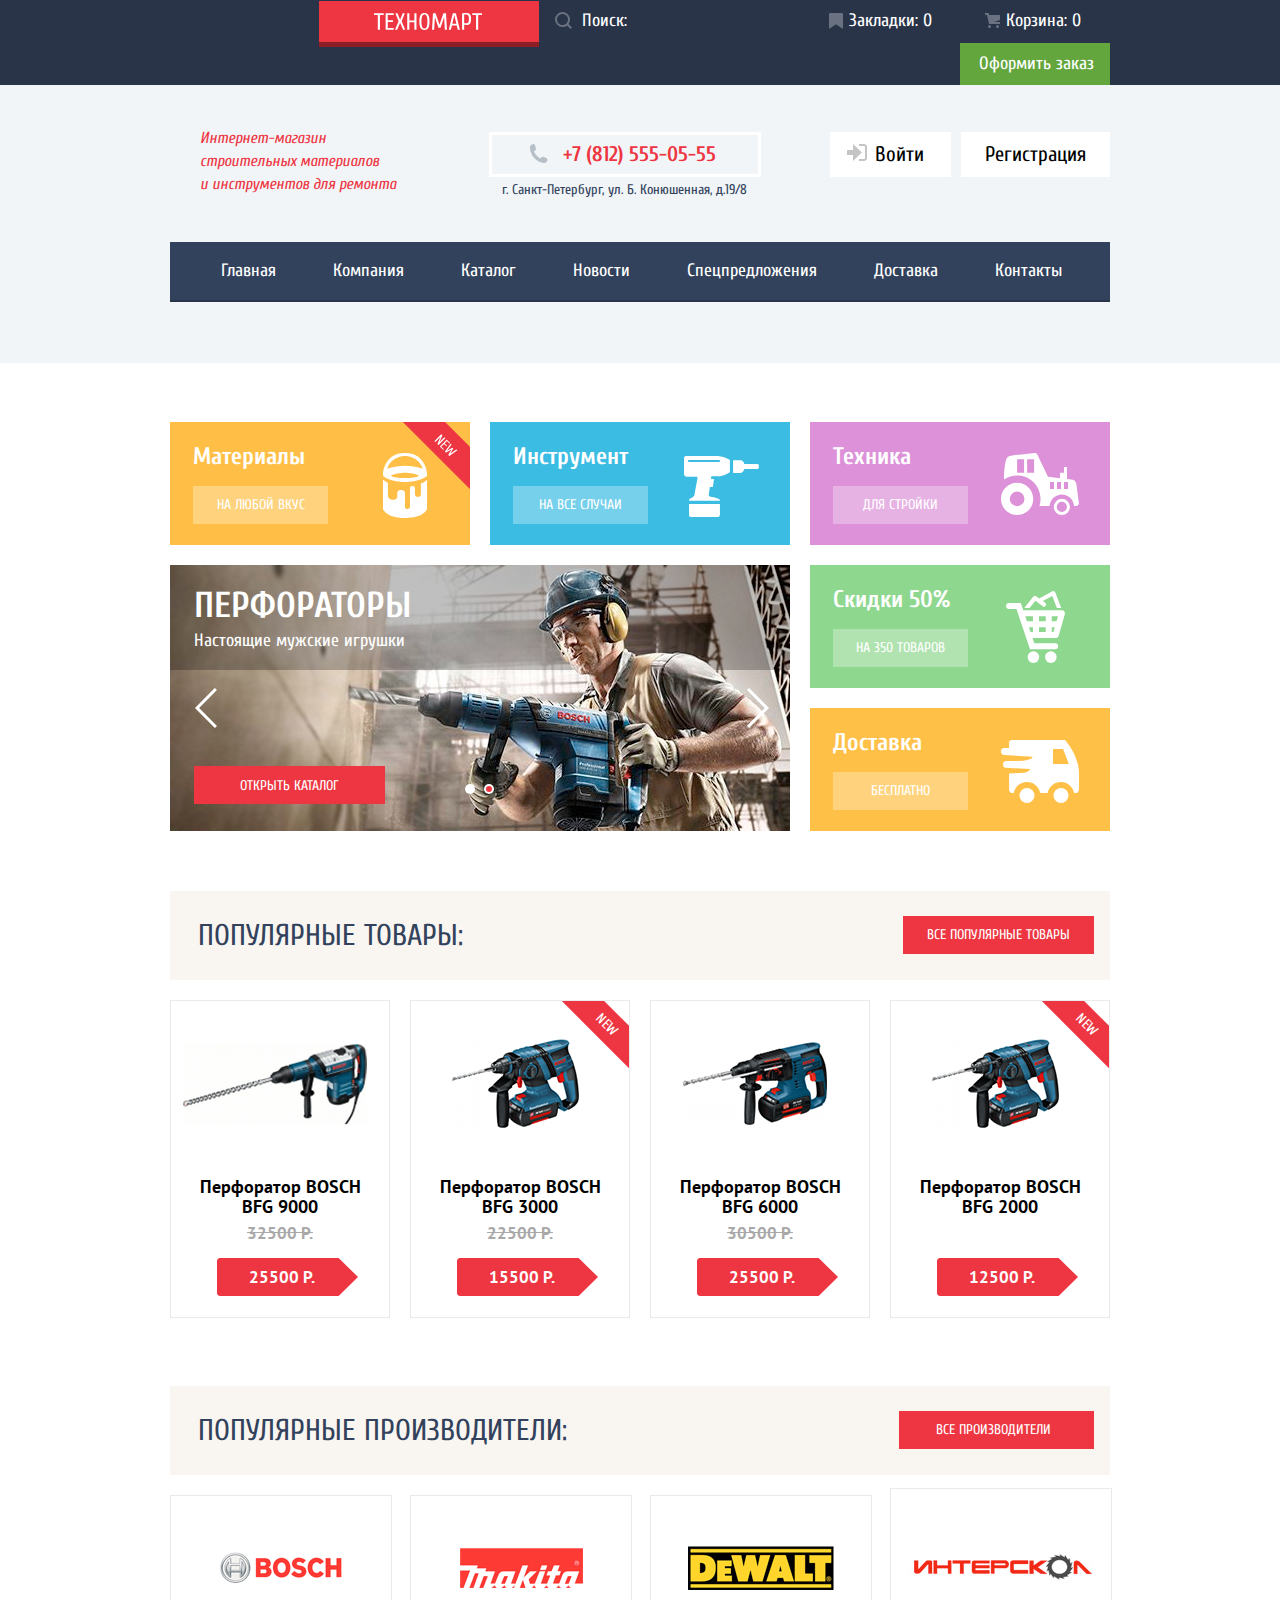
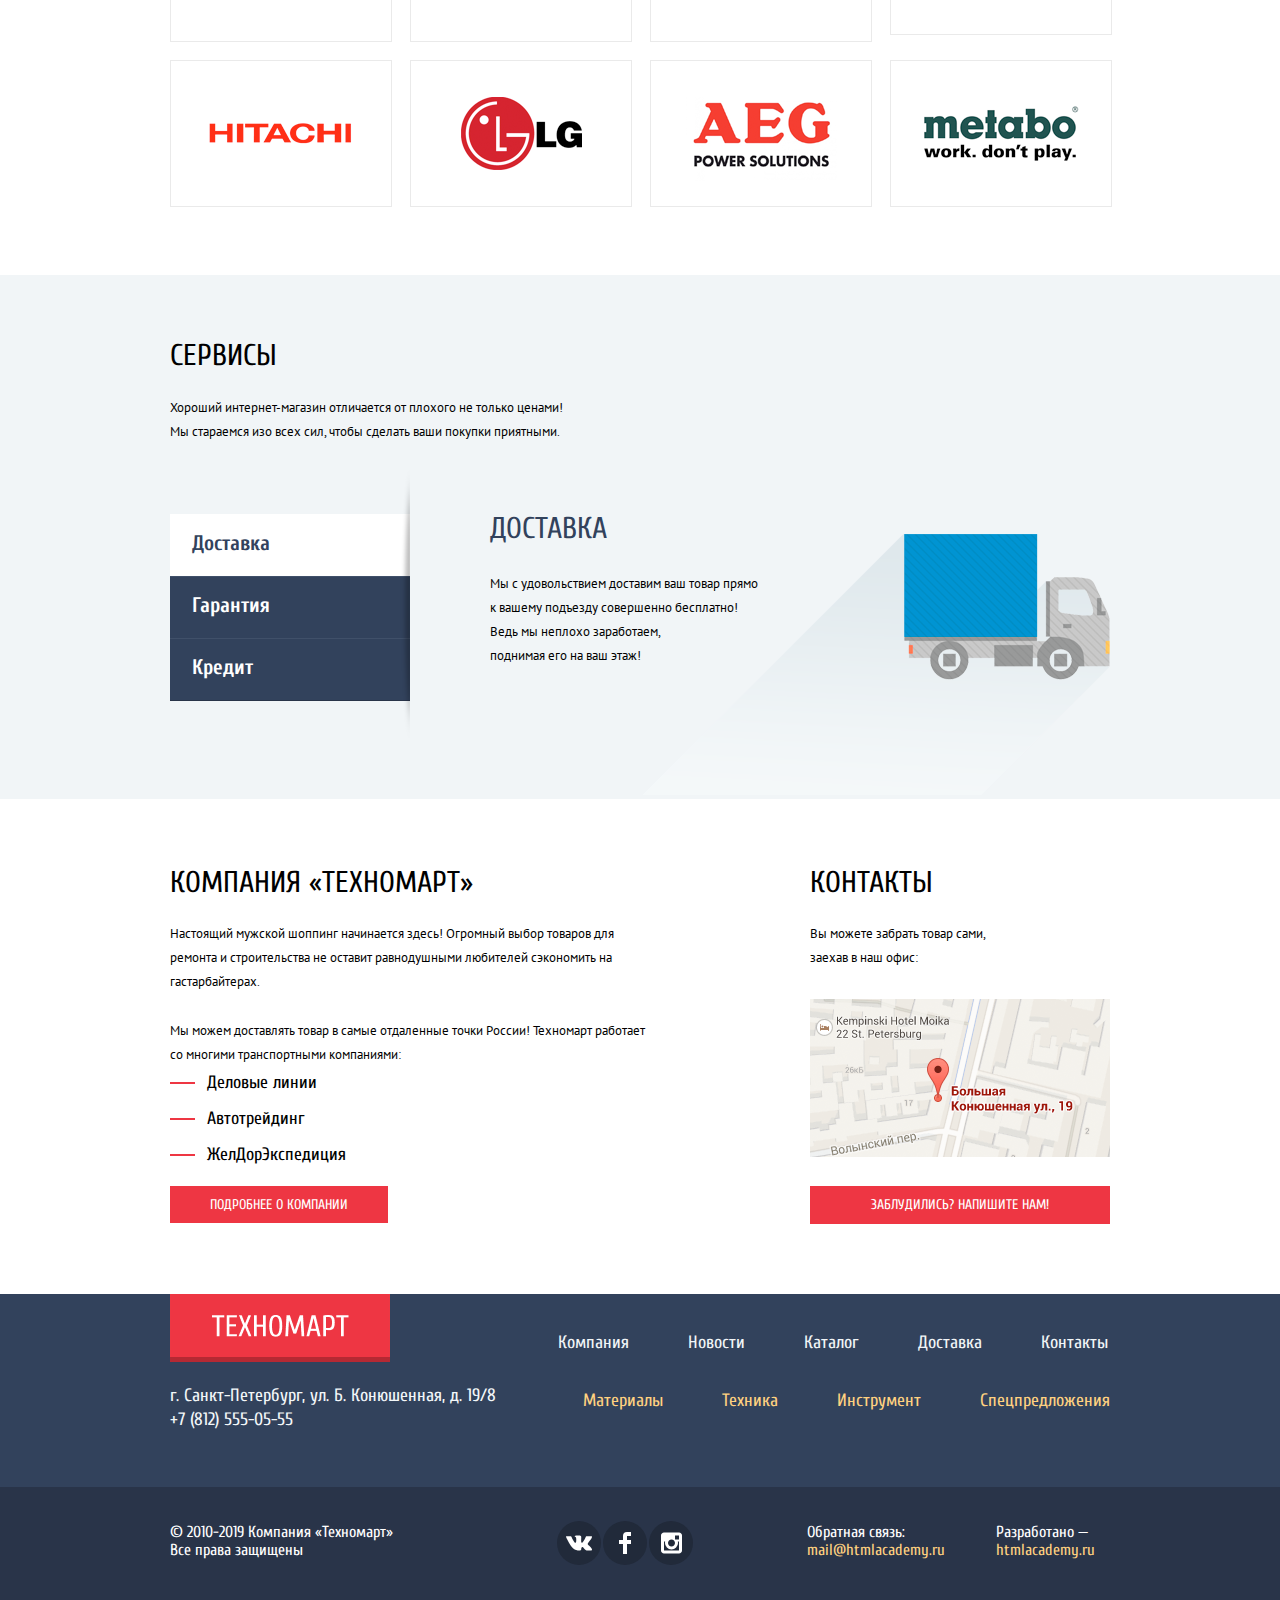
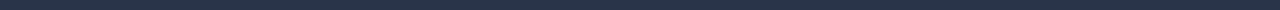
<file: index.html>
<!DOCTYPE html>
<html class="page" lang="ru">
    <head>
        <meta charset="utf-8" />
        <title>HTML Academy: Техномарт</title>
        <link href="https://fonts.googleapis.com/css2?family=Cuprum:ital,wght@0,400;0,700;1,400&display=swap" rel="stylesheet" />
        <link href="https://fonts.googleapis.com/css2?family=PT+Sans:wght@400;700&display=swap" rel="stylesheet" />
        <link href="css/normalize.css" rel="stylesheet" />
        <link href="css/style.min.css" rel="stylesheet" />
    </head>
    <body class="page-body">
        <header class="main-header">
            <div class="header-top">
                <div class="container">
                    <a class="main-header-logo">
                        <img src="img/logo-technomart.svg" alt="«Техномарт»" width="108" height="18" />
                    </a>

                    <form action="https://echo.htmlacademy.ru" method="get">
                        <label for="search" class="visually-hidden">Поиск:</label>
                        <input type="search" name="search" id="search" placeholder="Поиск:" class="header-search" />
                        <button type="submit" class="search-button">
                            <svg xmlns="http://www.w3.org/2000/svg" width="17" height="17" viewBox="0 0 17 17" class="icon-search">
                                <path
                                    fill="currentColor"
                                    d="M17 15.586l-3.542-3.542A7.465 7.465 0 0 0 15 7.5 7.5 7.5 0 1 0 7.5 15c1.71 0 3.282-.579 4.544-1.542L15.586 17 17 15.586zM2 7.5C2 4.467 4.467 2 7.5 2 10.532 2 13 4.467 13 7.5c0 3.032-2.468 5.5-5.5 5.5A5.506 5.506 0 0 1 2 7.5z"
                                />
                            </svg>
                        </button>
                    </form>

                    <a href="#" class="bookmarks">
                        <svg xmlns="http://www.w3.org/2000/svg" width="14" height="16" viewBox="0 0 14 16" class="icon-bookmarks">
                            <path fill="#ffffff" d="M14 15c0 .55-.368.741-.818.426l-5.363-3.765c-.45-.315-1.187-.315-1.637 0L.818 15.426C.368 15.741 0 15.55 0 15V1c0-.55.45-1 1-1h12c.55 0 1 .45 1 1v14z" />
                        </svg>
                        Закладки: 0
                    </a>
                    <a href="#" class="cart">
                        <svg xmlns="http://www.w3.org/2000/svg" width="15" height="15" viewBox="0 0 15 15" class="icon-cart">
                            <circle fill="#ffffff" cx="4.5" cy="13.5" r="1.5" />
                            <circle fill="#ffffff" cx="12.5" cy="13.5" r="1.5" />
                            <path fill="#ffffff" d="M15 2H4.07l-.422-2H0v2h2.031l1.985 9H15V9H9.441L15 6.951z" />
                        </svg>
                        Корзина: 0
                    </a>
                    <a class="order" href="#">
                        Оформить заказ
                    </a>
                </div>
            </div>

            <div class="header-bottom-wrapper">
                <div class="header-bottom container">
                    <p class="header-about">Интернет-магазин строительных материалов и&nbsp;инструментов для ремонта</p>

                    <div class="header-info">
                        <div class="tel-wrapper">
                            <a href="tel:+78125550555" class="header-tel">
                                +7 (812) 555-05-55
                            </a>
                        </div>
                        <span class="header-address">г. Санкт-Петербург, ул. Б. Конюшенная, д.19/8</span>
                    </div>

                    <div class="user-navigation">
                        <a href="#" class="link-enter">
                            <svg class="icon-enter" xmlns="http://www.w3.org/2000/svg" width="20" height="17" viewBox="0 0 20 17">
                                <path fill="var(--catalog-grey-dark)" d="M14.875 8.5L6 0v6H0v5h6v6z" />
                                <path
                                    fill="var(--catalog-grey-dark)"
                                    d="M16.986 15.01h-5.027V17h5.027c2.178 0 3.004-1.81 3.029-3.026V3.028C19.99 1.811 19.164 0 16.986 0h-5.027v1.99h5.027c.839 0 .992.681 1.01 1.057v10.904c-.017.376-.171 1.059-1.01 1.059z"
                                />
                            </svg>
                            Войти
                        </a>
                        <a href="#">Регистрация</a>
                    </div>
                </div>

                <nav>
                    <div class="main-navigation-wrapper container">
                        <ul class="main-navigation">
                            <li><a href="index.html">Главная</a></li>
                            <li><a href="#">Компания</a></li>
                            <li><a href="catalog.html">Каталог</a></li>
                            <li><a href="#">Новости</a></li>
                            <li><a href="#">Спецпредложения</a></li>
                            <li><a href="#">Доставка</a></li>
                            <li><a href="#">Контакты</a></li>
                        </ul>
                    </div>
                </nav>
            </div>
        </header>

        <main class="page-index">
            <div class="container">
                <h1 class="visually-hidden">Техномарт</h1>

                <section class="promo-block">
                    <div class="promo-wrapper">
                        <ul class="promo-catalog">
                            <li>
                                <div class="promo-materials promo-wrapper-item">
                                    <h3 class="promo-title">Материалы</h3>
                                    <a href="#" class="promo-button">На любой вкус</a>
                                </div>
                            </li>

                            <li>
                                <div class="promo-tools promo-wrapper-item">
                                    <h3 class="promo-title">Инструмент</h3>
                                    <a href="#" class="promo-button">На все случаи</a>
                                </div>
                            </li>

                            <li>
                                <div class="promo-technic promo-wrapper-item">
                                    <h3 class="promo-title">Техника</h3>
                                    <a href="#" class="promo-button">Для стройки</a>
                                </div>
                            </li>
                        </ul>

                        <ul class="promo-special">
                            <li>
                                <div class="promo-discounts promo-wrapper-item">
                                    <h3 class="promo-title">Скидки 50%</h3>
                                    <a href="#" class="promo-button">На 350 товаров</a>
                                </div>
                            </li>

                            <li>
                                <div class="promo-delivery promo-wrapper-item">
                                    <h3 class="promo-title">Доставка</h3>
                                    <a href="#" class="promo-button">Бесплатно</a>
                                </div>
                            </li>
                        </ul>

                        <ul class="promo-item">
                            <li>
                                <div class="promo-punches">
                                    <h3 class="promo-item-title">Перфораторы</h3>
                                    <p class="promo-item-description">Настоящие мужские игрушки</p>

                                    <button type="button" class="promo-button-left"><img src="img/icon-left.svg" alt="Листать влево" width="22" height="40" /></button>
                                    <button type="button" class="promo-button-right"><img src="img/icon-right.svg" alt="Листать вправо" width="22" height="40" /></button>

                                    <a href="catalog.html" class="button">Открыть каталог</a>

                                    <div class="slider-buttons">
                                        <button type="button" class="slider-button slider-button-off" aria-label="Листать влево"></button>
                                        <button type="button" class="slider-button slider-button-on" aria-label="Листать вправо"></button>
                                    </div>
                                </div>
                            </li>

                            <li>
                                <div class="promo-drills">
                                    <h3 class="promo-item-title">Дрели</h3>
                                    <p class="promo-item-description">Соседям на радость</p>

                                    <button type="button" class="promo-button-left"><img src="img/icon-left.svg" alt="Листать влево" width="22" height="40" /></button>
                                    <button type="button" class="promo-button-right"><img src="img/icon-right.svg" alt="Листать вправо" width="22" height="40" /></button>

                                    <a href="catalog.html" class="button">Открыть каталог</a>
                                    <div class="slider-buttons">
                                        <button type="button" class="slider-button slider-button-off" aria-label="Листать влево"></button>
                                        <button type="button" class="slider-button slider-button-on" aria-label="Листать вправо"></button>
                                    </div>
                                </div>
                            </li>
                        </ul>
                    </div>
                </section>

                <section class="popular-items">
                    <div class="section-wrapper popular-product">
                        <h2 class="page-title special-title">Популярные товары:</h2>

                        <a href="#" class="button">Все популярные товары</a>
                    </div>

                    <ul class="catalog-list">
                        <li>
                            <article class="catalog-item" tabindex="0">
                                <div class="catalog-item-buttons" tabindex="0">
                                    <a href="#" class="hidden-button catalog-get">Купить</a>
                                    <a href="#" class="hidden-button catalog-bookmarks">В закладки</a>
                                </div>
                                <a href="#" class="catalog-item-link">
                                    <h3>
                                        Перфоратор BOSCH BFG 9000
                                    </h3>
                                    <p class="catalog-item-image">
                                        <img src="img/bosch1.png" alt="Перфоратор BOSCH BFG 9000" width="184" height="164" />
                                    </p>
                                </a>
                                <p class="catalog-item-price">32500 Р.</p>
                                <p class="catalog-item-sell-price">25500 Р.</p>
                            </article>
                        </li>
                        <li>
                            <article class="catalog-item new-item" tabindex="0">
                                <div class="catalog-item-buttons" tabindex="0">
                                    <a href="#" class="hidden-button catalog-get">Купить</a>
                                    <a href="#" class="hidden-button catalog-bookmarks">В закладки</a>
                                </div>
                                <a href="#" class="catalog-item-link">
                                    <h3>
                                        Перфоратор BOSCH BFG 3000
                                    </h3>
                                    <p class="catalog-item-image">
                                        <img src="img/bosch2.png" alt="Перфоратор BOSCH BFG 3000" width="127" height="112" />
                                    </p>
                                </a>
                                <p class="catalog-item-price">22500 Р.</p>
                                <p class="catalog-item-sell-price">15500 Р.</p>
                            </article>
                        </li>
                        <li>
                            <article class="catalog-item" tabindex="0">
                                <div class="catalog-item-buttons" tabindex="0">
                                    <a href="#" class="hidden-button catalog-get">Купить</a>
                                    <a href="#" class="hidden-button catalog-bookmarks">В закладки</a>
                                </div>
                                <a href="#" class="catalog-item-link">
                                    <h3>
                                        Перфоратор BOSCH BFG 6000
                                    </h3>
                                    <p class="catalog-item-image">
                                        <img src="img/bosch3.png" alt="Перфоратор BOSCH BFG 6000" width="144" height="128" />
                                    </p>
                                </a>
                                <p class="catalog-item-price">30500 Р.</p>
                                <p class="catalog-item-sell-price">25500 Р.</p>
                            </article>
                        </li>
                        <li>
                            <article class="catalog-item new-item" tabindex="0">
                                <div class="catalog-item-buttons" tabindex="0">
                                    <a href="#" class="hidden-button catalog-get">Купить</a>
                                    <a href="#" class="hidden-button catalog-bookmarks">В закладки</a>
                                </div>
                                <a href="#" class="catalog-item-link">
                                    <h3>
                                        Перфоратор BOSCH BFG 2000
                                    </h3>
                                    <p class="catalog-item-image">
                                        <img src="img/bosch2.png" alt="Перфоратор BOSCH BFG 2000" width="127" height="117" />
                                    </p>
                                </a>
                                <p class="catalog-item-price"></p>
                                <p class="catalog-item-sell-price">12500 Р.</p>
                            </article>
                        </li>
                    </ul>
                </section>

                <section class="chapter-popular-manufacturer">
                    <div class="section-wrapper popular-manufacturer">
                        <h2 class="page-title special-title">Популярные производители:</h2>

                        <a href="#" class="button">Все производители</a>
                    </div>
                    <ul class="manufacturer">
                        <li>
                            <a href="#" class="manufacturer-list">
                                <img src="img/logo-bosch.png" alt="BOSCH" width="126" height="37" />
                            </a>
                        </li>
                        <li>
                            <a href="#" class="manufacturer-list">
                                <img src="img/logo-makita.png" alt="Makita" width="123" height="40" />
                            </a>
                        </li>
                        <li>
                            <a href="#" class="manufacturer-list">
                                <img src="img/logo-dewalt.png" alt="DeWALT" width="146" height="44" />
                            </a>
                        </li>
                        <li>
                            <a href="#" class="manufacturer-list special-manufacturer">
                                <img src="img/logo-interskol.png" alt="Интерскол" width="200" height="88" />
                            </a>
                        </li>
                        <li>
                            <a href="#" class="manufacturer-list">
                                <img src="img/logo-hitachi.png" alt="HITACHI" width="169" height="31" />
                            </a>
                        </li>
                        <li>
                            <a href="#" class="manufacturer-list">
                                <img src="img/logo-lg.png" alt="LG" width="121" height="73" />
                            </a>
                        </li>
                        <li>
                            <a href="#" class="manufacturer-list">
                                <img src="img/logo-aeg.png" alt="AEG" width="151" height="96" />
                            </a>
                        </li>
                        <li>
                            <a href="#" class="manufacturer-list">
                                <img src="img/logo-metabo.png" alt="METABO" width="204" height="69" />
                            </a>
                        </li>
                    </ul>
                </section>
            </div>
            <section class="services">
                <div class="container">
                    <h2 class="page-title">Сервисы</h2>

                    <p>Хороший интернет-магазин отличается от плохого не только ценами! Мы&nbsp;стараемся изо всех сил, чтобы сделать ваши покупки приятными.</p>

                    <div class="services-wrapper">
                        <ul class="services-list">
                            <li>
                                <a href="#" class="services-delivery services-button">Доставка</a>
                            </li>
                            <li>
                                <a href="#" class="services-guarantee services-button">Гарантия</a>
                            </li>
                            <li>
                                <a href="#" class="services-credit services-button">Кредит</a>
                            </li>
                        </ul>

                        <ul class="services-list-description">
                            <li class="delivery">
                                <h3 class="page-title special-title">Доставка</h3>
                                <p class="services-delivery-description">
                                    Мы с удовольствием доставим ваш товар прямо к&nbsp;вашему подъезду совершенно бесплатно!<br />
                                    Ведь мы неплохо заработаем,<br />
                                    поднимая его на ваш этаж!
                                </p>
                            </li>

                            <li class="guarantee">
                                <h3 class="page-title special-title">Гарантия</h3>
                                <p class="services-guarantee-description">
                                    Если купленный у нас товар поломается или заискрит, а также в случае пожара, спровоцированного его возгоранием, вы всегда можете быть уверены в нашей гарантии. Мы обменяем сгоревший товар на новый. Дом уж
                                    восстановите как-нибудь сами.
                                </p>
                            </li>

                            <li class="credit">
                                <h3 class="page-title special-title services-title">Кредит</h3>
                                <p class="services-credit-description">Если купленный у нас товар поломается или заискрит, а также в случае пожара, спровоцированного его</p>
                                <a href="#" class="button">Отправить заявку</a>
                            </li>
                        </ul>
                    </div>
                </div>
            </section>

            <div class="index-column container">
                <section class="about-us">
                    <h2 class="page-title">Компания «Техномарт»</h2>

                    <p>Настоящий мужской шоппинг начинается здесь! Огромный выбор товаров для ремонта и строительства не оставит равнодушными любителей сэкономить на гастарбайтерах.</p>

                    <p>
                        Мы можем доставлять товар в самые отдаленные точки России! Техномарт&nbsp;работает со многими транспортными компаниями:
                    </p>

                    <ul class="transport">
                        <li>Деловые линии</li>
                        <li>Автотрейдинг</li>
                        <li>ЖелДорЭкспедиция</li>
                    </ul>

                    <a href="#" class="button">Подробнее о компании</a>
                </section>

                <section class="contacts">
                    <h2 class="page-title">Контакты</h2>

                    <p>Вы можете забрать товар сами, заехав в наш офис:</p>

                    <figure>
                        <a href="https://yandex.ru/maps/-/CCQl4XcYdC">
                            <img src="img/map.png" alt="Карта" width="300" height="158" />
                        </a>
                    </figure>

                    <a href="#" class="button feedback-button">Заблудились? Напишите нам!</a>
                </section>
            </div>
        </main>

        <footer class="page-footer">
            <div class="footer-top">
                <div class="container">
                    <div class="footer-top-wrapper">
                        <div class="logo-wrapper-footer"></div>
                        <p>
                            г. Санкт-Петербург, ул. Б. Конюшенная, д. 19/8
                            <a class="footer-tel" href="tel:+78125550555">+7&nbsp;(812)&nbsp;555-05-55</a>
                        </p>
                    </div>

                    <div>
                        <ul class="footer-navigation navigation">
                            <li><a href="#">Компания</a></li>
                            <li><a href="#">Новости</a></li>
                            <li><a href="catalog.html">Каталог</a></li>
                            <li><a href="#">Доставка</a></li>
                            <li><a href="#">Контакты</a></li>
                        </ul>

                        <ul class="special-navigation navigation">
                            <li><a href="#">Материалы</a></li>
                            <li><a href="#">Техника</a></li>
                            <li><a href="#">Инструмент</a></li>
                            <li><a href="#">Спецпредложения</a></li>
                        </ul>
                    </div>
                </div>
            </div>

            <div class="footer-bottom">
                <div class="container">
                    <p class="copyright">
                        &copy; 2010-2019 Компания «Техномарт» Все&nbsp;права&nbsp;защищены
                    </p>

                    <section class="social">
                        <h4 class="visually-hidden">Социальные сети</h4>

                        <ul class="footer-social">
                            <li>
                                <a href="#" class="vk">
                                    <span class="visually-hidden">В Контакте</span>
                                    <img src="img/icon-vk.svg" alt="В контакте" width="26" height="15" />
                                </a>
                            </li>
                            <li>
                                <a href="#" class="fb">
                                    <span class="visually-hidden">Фейсбук</span>
                                    <img src="img/icon-fb.svg" alt="Фейсбук" width="12" height="22" />
                                </a>
                            </li>
                            <li>
                                <a href="#" class="insta">
                                    <span class="visually-hidden">Инстаграм</span>
                                    <img src="img/icon-insta.svg" alt="Инстаграм" width="21" height="21" />
                                </a>
                            </li>
                        </ul>
                    </section>

                    <ul class="develop">
                        <li>
                            Обратная связь:<br />
                            <a class="footer-academy" href="mailto:mail@htmlacademy.ru">mail@htmlacademy.ru</a>
                        </li>

                        <li>
                            Разработано &mdash;<br />
                            <a class="footer-academy" href="https://htmlacademy.ru/intensive/htmlcss">htmlacademy.ru</a>
                        </li>
                    </ul>
                </div>
            </div>
        </footer>

        <section class="feedback">
            <h2 class="visually-hidden">Форма обратной связи</h2>
            <form action="https://echo.htmlacademy.ru" method="post" class="feedback-form">
                <div class="form-wrapper">
                    <p>
                        <label for="name">Ваше имя:</label>
                        <input type="text" id="name" placeholder="Имя Фамилия" class="feedback-user-name" />
                    </p>

                    <p>
                        <label for="email">Ваш e-mail:</label>
                        <input type="text" id="email" placeholder="email@example.com" class="feedback-user-email" />
                    </p>
                </div>

                <p>
                    <label for="feedback-text" class="feedback-label">Текст письма:</label>
                    <textarea rows="5" placeholder="В свободной форме" class="feedback-text" id="feedback-text"></textarea>
                </p>
                <div class="feedback-wrapper">
                    <button type="submit">Отправить</button>
                </div>
            </form>
            <button class="modal-close" type="button" aria-label="Закрыть"></button>
        </section>

        <section class="map">
            <h2 class="visually-hidden">Как до нас добраться</h2>

            <iframe class="modal-map" src="https://yandex.ru/map-widget/v1/?um=constructor%3Ad555c77f15a37997e2a875f95a0a445cad987e8773f82390fb166a60829fc0d5&amp;source=constructor" width="943" height="449"></iframe>
            <button class="modal-close" type="button" aria-label="Закрыть"></button>
        </section>

        <section class="popup-cart">
            <h2 class="visually-hidden">Корзина</h2>
            <p>Товар добавлен в корзину!</p>
            <div class="popup-cart-wrapper">
                <a href="#" class="popup-cart-button popup-cart-button-order">Оформить заказ</a>
                <a href="#" class="popup-cart-button popup-cart-button-buy">Продолжить покупки</a>
            </div>
            <button class="modal-close" type="button" aria-label="Закрыть"></button>
        </section>

        <script src="js/feedback.min.js"></script>
        <script src="js/cart.min.js"></script>
    </body>
</html>
</file>
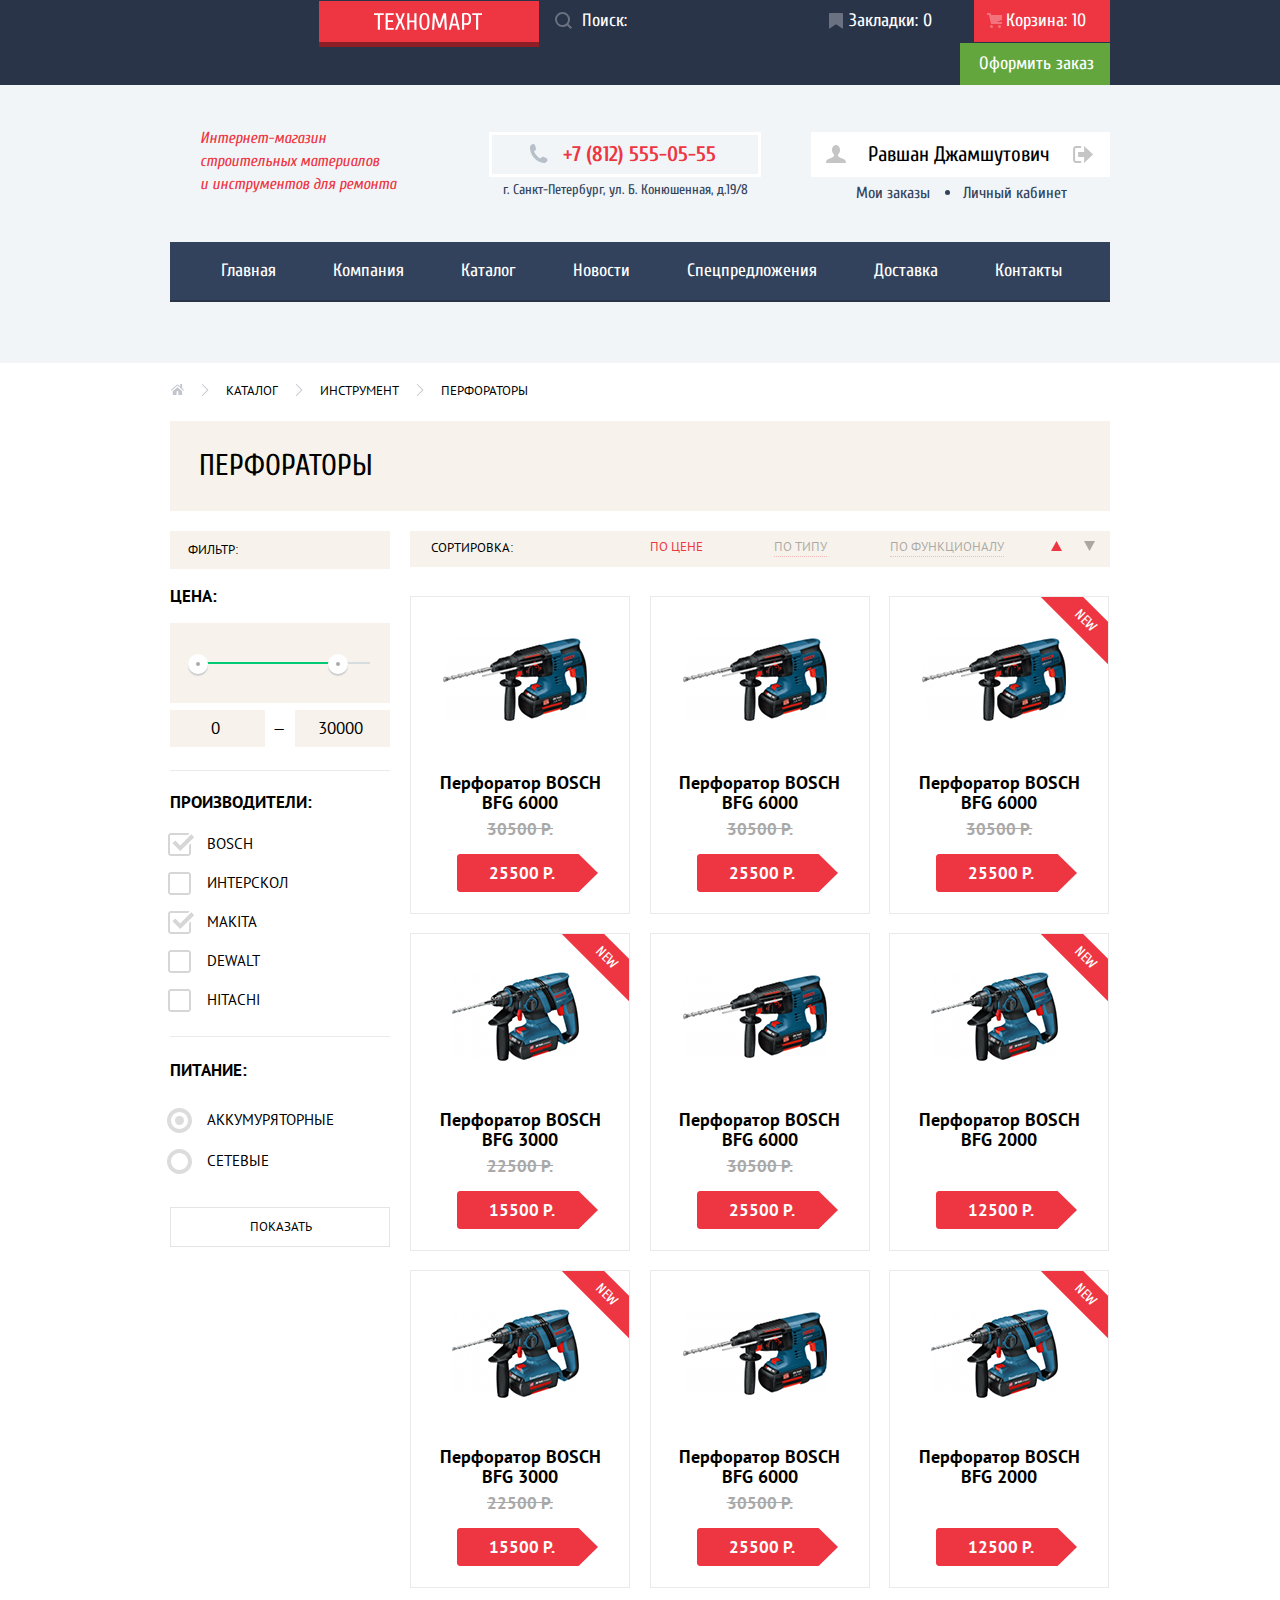
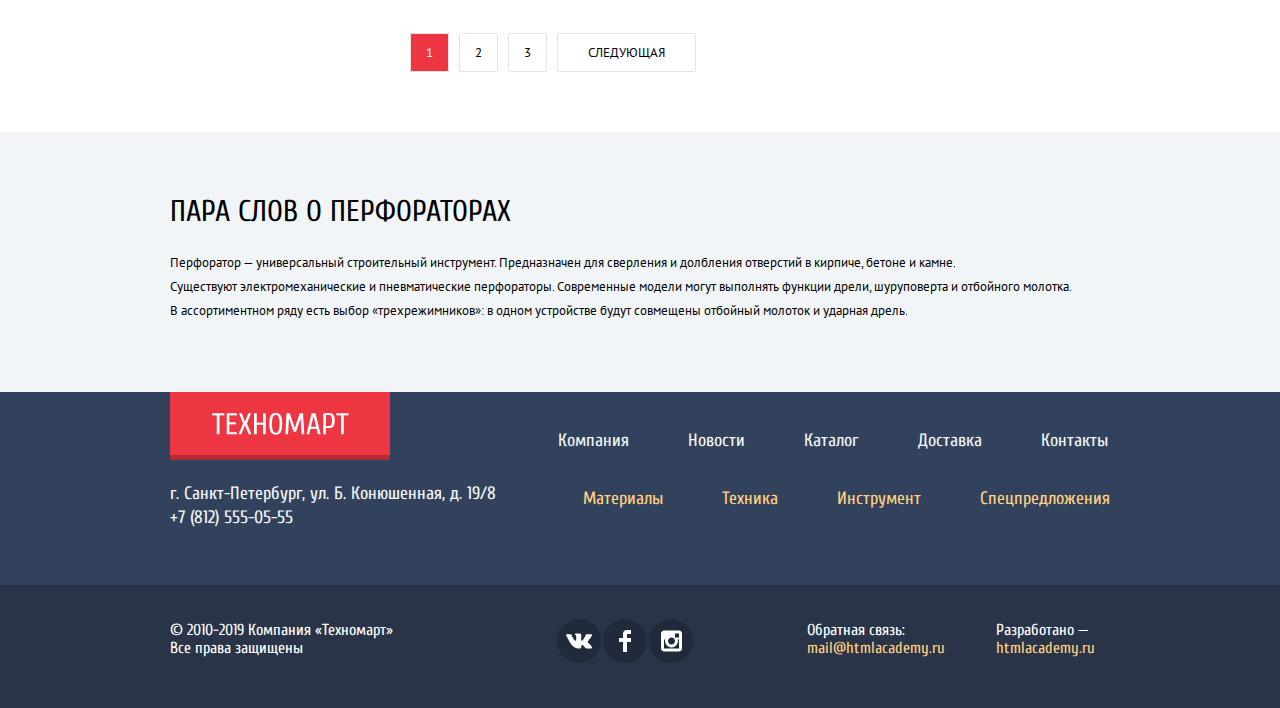
<file: catalog.html>
<!DOCTYPE html>
<html lang="ru">
    <head>
        <meta charset="utf-8" />
        <title>HTML Academy: Техномарт</title>
        <link href="https://fonts.googleapis.com/css2?family=Cuprum:ital,wght@0,400;0,700;1,400&display=swap" rel="stylesheet" />
        <link href="https://fonts.googleapis.com/css2?family=PT+Sans:wght@400;700&display=swap" rel="stylesheet" />
        <link href="css/normalize.css" rel="stylesheet" />
        <link href="css/style.min.css" rel="stylesheet" />
    </head>
    <body class="page-body">
        <header class="main-header">
            <div class="header-top">
                <div class="container">
                    <a href="index.html" class="main-header-logo">
                        <img src="img/logo-technomart.svg" alt="«Техномарт»" width="108" height="18" />
                    </a>

                    <form action="https://echo.htmlacademy.ru" method="get">
                        <label for="search" class="visually-hidden">Поиск:</label>
                        <input type="search" name="search" id="search" placeholder="Поиск:" class="header-search" />
                        <button type="submit" class="search-button">
                            <svg xmlns="http://www.w3.org/2000/svg" width="17" height="17" viewBox="0 0 17 17" class="icon-search">
                                <path
                                    fill="currentColor"
                                    d="M17 15.586l-3.542-3.542A7.465 7.465 0 0 0 15 7.5 7.5 7.5 0 1 0 7.5 15c1.71 0 3.282-.579 4.544-1.542L15.586 17 17 15.586zM2 7.5C2 4.467 4.467 2 7.5 2 10.532 2 13 4.467 13 7.5c0 3.032-2.468 5.5-5.5 5.5A5.506 5.506 0 0 1 2 7.5z"
                                />
                            </svg>
                        </button>
                    </form>

                    <a href="#" class="bookmarks">
                        <svg xmlns="http://www.w3.org/2000/svg" width="14" height="16" viewBox="0 0 14 16" class="icon-bookmarks">
                            <path fill="#ffffff" d="M14 15c0 .55-.368.741-.818.426l-5.363-3.765c-.45-.315-1.187-.315-1.637 0L.818 15.426C.368 15.741 0 15.55 0 15V1c0-.55.45-1 1-1h12c.55 0 1 .45 1 1v14z" />
                        </svg>
                        Закладки: 0
                    </a>
                    <a href="#" class="cart cart-catalog">
                        <svg xmlns="http://www.w3.org/2000/svg" width="15" height="15" viewBox="0 0 15 15" class="icon-cart">
                            <circle fill="#ffffff" cx="4.5" cy="13.5" r="1.5" />
                            <circle fill="#ffffff" cx="12.5" cy="13.5" r="1.5" />
                            <path fill="#ffffff" d="M15 2H4.07l-.422-2H0v2h2.031l1.985 9H15V9H9.441L15 6.951z" />
                        </svg>
                        Корзина: 10
                    </a>
                    <a class="order" href="#">
                        Оформить заказ
                    </a>
                </div>
            </div>

            <div class="header-bottom-wrapper">
                <div class="header-bottom container">
                    <p class="header-about">Интернет-магазин строительных материалов и&nbsp;инструментов для ремонта</p>

                    <div class="header-info">
                        <div class="tel-wrapper">
                            <a href="tel:+78125550555" class="header-tel">
                                +7 (812) 555-05-55
                            </a>
                        </div>
                        <span class="header-address">г. Санкт-Петербург, ул. Б. Конюшенная, д.19/8</span>
                    </div>

                    <div class="user-navigation-catalog">
                        <a href="#" class="link-user">
                            <svg class="icon-user" xmlns="http://www.w3.org/2000/svg" width="20" height="18" viewBox="0 0 20 18">
                                <path
                                    d="M17.881 14.166c-2.144-.735-4.256-1.666-5.207-2.39-.657-.501-.77-1.618-.517-2.415 1.118-.903 1.864-2.477 1.864-4.278C14.021 2.276 12.221 0 10 0S5.979 2.276 5.979 5.083c0 1.801.746 3.374 1.863 4.277.253.798.141 1.915-.517 2.416-.95.724-3.063 1.654-5.207 2.39S0 18 0 18h20s.025-3.099-2.119-3.834z"
                                />
                            </svg>
                            Равшан Джамшутович
                        </a>
                        <a href="#" class="link-exit">
                            <svg class="icon-exit" xmlns="http://www.w3.org/2000/svg" width="21" height="17" viewBox="0 0 21 17">
                                <g fill="currentColor">
                                    <path fill="currentColor" d="M21 8.5L12.125 0v6h-6v5h6v6z" />
                                    <path
                                        fill="currentColor"
                                        d="M3.106 13.952V3.048c.018-.376.171-1.057 1.01-1.057h5.027V0H4.116C1.938 0 1.112 1.81 1.087 3.027v10.946C1.112 15.189 1.938 17 4.116 17h5.027v-1.99H4.116c-.839 0-.992-.683-1.01-1.058z"
                                    />
                                </g>
                            </svg>
                            <span class="visually-hidden">Выход</span>
                        </a>
                        <ul class="user-menu">
                            <li><a href="">Мои заказы</a></li>
                            <li><a href="">Личный кабинет</a></li>
                        </ul>
                    </div>
                </div>

                <nav>
                    <div class="main-navigation-wrapper container">
                        <ul class="main-navigation">
                            <li><a href="index.html">Главная</a></li>
                            <li><a href="#">Компания</a></li>
                            <li><a href="catalog.html">Каталог</a></li>
                            <li><a href="#">Новости</a></li>
                            <li><a href="#">Спецпредложения</a></li>
                            <li><a href="#">Доставка</a></li>
                            <li><a href="#">Контакты</a></li>
                        </ul>
                    </div>
                </nav>
            </div>
        </header>

        <main class="page-catalog">
            <div class="container">
                <ul class="breadcrumbs">
                    <li>
                        <a href="index.html"><img src="img/icon-home.svg" alt="Домой" width="14" height="12" /></a>
                    </li>
                    <li><a href="catalog.html">Каталог</a></li>
                    <li><a href="#">Инструмент</a></li>
                    <li class="breadcrumbs-current"><a>Перфораторы</a></li>
                </ul>

                <div class="perforator-wrapper">
                    <h1 class="page-title">Перфораторы</h1>
                </div>

                <section class="filters">
                    <div class="filter-title-wrapper">
                        <h2 class="title filters-title">Фильтр:</h2>
                    </div>
                    <form action="https://echo.htmlacademy.ru" method="get" class="filter-form">
                        <fieldset class="filter-item">
                            <legend>Цена:</legend>
                            <div class="range-filter">
                                <div class="range-controls">
                                    <div class="scale">
                                        <div class="bar" style="width: 82%; margin-left: 1%;"></div>
                                    </div>
                                    <div class="toggle toggle-min" tabindex="0" style="left: 8%;"></div>
                                    <div class="toggle toggle-max" tabindex="0" style="left: 72%;"></div>
                                </div>
                                <div class="price-controls">
                                    <label class="min-price">
                                        <input type="number" name="min-price" min="0" value="0" />
                                    </label>
                                    <label class="max-price">
                                        <input type="number" name="max-price" min="0" value="30000" />
                                    </label>
                                </div>
                            </div>
                        </fieldset>

                        <fieldset class="filter-manufacturers">
                            <legend>Производители:</legend>
                            <ul>
                                <li class="filter-option filter-checkbox">
                                    <input class="filter-input-checkbox visually-hidden" type="checkbox" name="bosch" id="filter-bosch" checked />
                                    <label for="filter-bosch">BOSCH</label>
                                </li>
                                <li class="filter-option filter-checkbox">
                                    <input class="filter-input-checkbox visually-hidden" type="checkbox" name="interskol" id="filter-interskol" />
                                    <label for="filter-interskol">Интерскол</label>
                                </li>
                                <li class="filter-option filter-checkbox">
                                    <input class="filter-input-checkbox visually-hidden" type="checkbox" name="makita" id="filter-makita" checked />
                                    <label for="filter-makita">Makita</label>
                                </li>
                                <li class="filter-option filter-checkbox">
                                    <input class="filter-input-checkbox visually-hidden" type="checkbox" name="dewalt" id="filter-dewalt" />
                                    <label for="filter-dewalt">Dewalt</label>
                                </li>
                                <li class="filter-option filter-checkbox">
                                    <input class="filter-input-checkbox visually-hidden" type="checkbox" name="hitachi" id="filter-hitachi" />
                                    <label for="filter-hitachi">Hitachi</label>
                                </li>
                            </ul>
                        </fieldset>
                        <fieldset class="filter-power">
                            <legend>Питание:</legend>
                            <ul>
                                <li class="filter-option filter-radio">
                                    <input class="filter-input-radio visually-hidden" type="radio" name="power" value="battery" id="filter-battery" checked />
                                    <label for="filter-battery">Аккумуряторные</label>
                                </li>
                                <li class="filter-option filter-radio">
                                    <input class="filter-input-radio visually-hidden" type="radio" name="power" value="chain" id="filter-chain" />
                                    <label for="filter-chain">Сетевые</label>
                                </li>
                            </ul>
                        </fieldset>

                        <button type="submit" class="filter-button">Показать</button>
                    </form>
                </section>

                <section class="sort">
                    <h2 class="title sort-title">Сортировка:</h2>
                    <ul class="sort-list">
                        <li><a href="#" class="sort-item sort-active">По цене</a></li>

                        <li><a href="#" class="sort-item">По типу</a></li>

                        <li><a href="#" class="sort-item">По функционалу</a></li>

                        <li>
                            <a href="#" class="sort-active sort-triangle" aria-label="Сортировать по возрастанию">
                                <svg xmlns="http://www.w3.org/2000/svg" width="11" height="10" viewBox="0 0 11 10"><path d="M5.5 0L0 10h11z" /></svg>
                            </a>
                        </li>

                        <li>
                            <a href="#" class="sort-triangle" aria-label="Сортировать по убыванию">
                                <svg xmlns="http://www.w3.org/2000/svg" width="11" height="10" viewBox="0 0 11 10"><path d="M5.5 10L0 0h11" /></svg>
                            </a>
                        </li>
                    </ul>
                </section>

                <section class="catalog">
                    <h2 class="visually-hidden">Список перфораторов</h2>

                    <ul class="catalog-list-page">
                        <li>
                            <article class="catalog-item" tabindex="0">
                                <div class="catalog-item-buttons" tabindex="0">
                                    <a href="#" class="hidden-button catalog-get">Купить</a>
                                    <a href="#" class="hidden-button catalog-bookmarks">В закладки</a>
                                </div>
                                <a href="#" class="catalog-item-link">
                                    <h3>
                                        Перфоратор BOSCH BFG 6000
                                    </h3>
                                    <p class="catalog-item-image">
                                        <img src="img/bosch3.png" alt="Перфоратор BOSCH BFG 6000" width="144" height="128" />
                                    </p>
                                </a>
                                <p class="catalog-item-price">30500 Р.</p>
                                <p class="catalog-item-sell-price">25500 Р.</p>
                            </article>
                        </li>

                        <li>
                            <article class="catalog-item" tabindex="0">
                                <div class="catalog-item-buttons" tabindex="0">
                                    <a href="#" class="hidden-button catalog-get">Купить</a>
                                    <a href="#" class="hidden-button catalog-bookmarks">В закладки</a>
                                </div>
                                <a href="#" class="catalog-item-link">
                                    <h3>
                                        Перфоратор BOSCH BFG 6000
                                    </h3>
                                    <p class="catalog-item-image">
                                        <img src="img/bosch3.png" alt="Перфоратор BOSCH BFG 6000" width="144" height="128" />
                                    </p>
                                </a>
                                <p class="catalog-item-price">30500 Р.</p>
                                <p class="catalog-item-sell-price">25500 Р.</p>
                            </article>
                        </li>

                        <li>
                            <article class="catalog-item new-item" tabindex="0">
                                <div class="catalog-item-buttons" tabindex="0">
                                    <a href="#" class="hidden-button catalog-get">Купить</a>
                                    <a href="#" class="hidden-button catalog-bookmarks">В закладки</a>
                                </div>
                                <a href="#" class="catalog-item-link">
                                    <h3>
                                        Перфоратор BOSCH BFG 6000
                                    </h3>
                                    <p class="catalog-item-image">
                                        <img src="img/bosch3.png" alt="Перфоратор BOSCH BFG 6000" width="144" height="128" />
                                    </p>
                                </a>
                                <p class="catalog-item-price">30500 Р.</p>
                                <p class="catalog-item-sell-price">25500 Р.</p>
                            </article>
                        </li>

                        <li>
                            <article class="catalog-item new-item" tabindex="0">
                                <div class="catalog-item-buttons" tabindex="0">
                                    <a href="#" class="hidden-button catalog-get">Купить</a>
                                    <a href="#" class="hidden-button catalog-bookmarks">В закладки</a>
                                </div>
                                <a href="#" class="catalog-item-link">
                                    <h3>
                                        Перфоратор BOSCH BFG 3000
                                    </h3>
                                    <p class="catalog-item-image">
                                        <img src="img/bosch2.png" alt="Перфоратор BOSCH BFG 3000" width="127" height="112" />
                                    </p>
                                </a>
                                <p class="catalog-item-price">22500 Р.</p>
                                <p class="catalog-item-sell-price">15500 Р.</p>
                            </article>
                        </li>

                        <li>
                            <article class="catalog-item" tabindex="0">
                                <div class="catalog-item-buttons" tabindex="0">
                                    <a href="#" class="hidden-button catalog-get">Купить</a>
                                    <a href="#" class="hidden-button catalog-bookmarks">В закладки</a>
                                </div>
                                <a href="#" class="catalog-item-link">
                                    <h3>
                                        Перфоратор BOSCH BFG 6000
                                    </h3>
                                    <p class="catalog-item-image">
                                        <img src="img/bosch3.png" alt="Перфоратор BOSCH BFG 6000" width="144" height="128" />
                                    </p>
                                </a>
                                <p class="catalog-item-price">30500 Р.</p>
                                <p class="catalog-item-sell-price">25500 Р.</p>
                            </article>
                        </li>

                        <li>
                            <article class="catalog-item new-item" tabindex="0">
                                <div class="catalog-item-buttons" tabindex="0">
                                    <a href="#" class="hidden-button catalog-get">Купить</a>
                                    <a href="#" class="hidden-button catalog-bookmarks">В закладки</a>
                                </div>
                                <a href="#" class="catalog-item-link">
                                    <h3>
                                        Перфоратор BOSCH BFG 2000
                                    </h3>
                                    <p class="catalog-item-image">
                                        <img src="img/bosch2.png" alt="Перфоратор BOSCH BFG 2000" width="127" height="112" />
                                    </p>
                                </a>
                                <p class="catalog-item-price"></p>
                                <p class="catalog-item-sell-price">12500 Р.</p>
                            </article>
                        </li>

                        <li>
                            <article class="catalog-item new-item" tabindex="0">
                                <div class="catalog-item-buttons" tabindex="0">
                                    <a href="#" class="hidden-button catalog-get">Купить</a>
                                    <a href="#" class="hidden-button catalog-bookmarks">В закладки</a>
                                </div>
                                <a href="#" class="catalog-item-link">
                                    <h3>
                                        Перфоратор BOSCH BFG 3000
                                    </h3>
                                    <p class="catalog-item-image">
                                        <img src="img/bosch2.png" alt="Перфоратор BOSCH BFG 3000" width="127" height="112" />
                                    </p>
                                </a>
                                <p class="catalog-item-price">22500 Р.</p>
                                <p class="catalog-item-sell-price">15500 Р.</p>
                            </article>
                        </li>

                        <li>
                            <article class="catalog-item" tabindex="0">
                                <div class="catalog-item-buttons" tabindex="0">
                                    <a href="#" class="hidden-button catalog-get">Купить</a>
                                    <a href="#" class="hidden-button catalog-bookmarks">В закладки</a>
                                </div>
                                <a href="#" class="catalog-item-link">
                                    <h3>
                                        Перфоратор BOSCH BFG 6000
                                    </h3>
                                    <p class="catalog-item-image">
                                        <img src="img/bosch3.png" alt="Перфоратор BOSCH BFG 6000" width="144" height="128" />
                                    </p>
                                </a>
                                <p class="catalog-item-price">30500 Р.</p>
                                <p class="catalog-item-sell-price">25500 Р.</p>
                            </article>
                        </li>

                        <li>
                            <article class="catalog-item new-item" tabindex="0">
                                <div class="catalog-item-buttons" tabindex="0">
                                    <a href="#" class="hidden-button catalog-get">Купить</a>
                                    <a href="#" class="hidden-button catalog-bookmarks">В закладки</a>
                                </div>
                                <a href="#" class="catalog-item-link">
                                    <h3>
                                        Перфоратор BOSCH BFG 2000
                                    </h3>
                                    <p class="catalog-item-image">
                                        <img src="img/bosch2.png" alt="Перфоратор BOSCH BFG 2000" width="127" height="112" />
                                    </p>
                                </a>
                                <p class="catalog-item-price"></p>
                                <p class="catalog-item-sell-price">12500 Р.</p>
                            </article>
                        </li>
                    </ul>

                    <ul class="pagination-list">
                        <li class="pagination-item pagination-item-current">
                            <a>1</a>
                        </li>
                        <li class="pagination-item">
                            <a href="#">2</a>
                        </li>
                        <li class="pagination-item">
                            <a href="#">3</a>
                        </li>
                        <li class="pagination-item">
                            <a href="#" class="pagination-next">Следующая</a>
                        </li>
                    </ul>
                </section>
            </div>
            <section class="text">
                <div class="text-wrapper">
                    <h2 class="text-title">Пара слов о перфораторах</h2>

                    <p>
                        Перфоратор — универсальный строительный инструмент. Предназначен для сверления и долбления отверстий в кирпиче, бетоне и камне. Существуют&nbsp;электромеханические и пневматические перфораторы. Современные модели
                        могут выполнять функции дрели, шуруповерта и отбойного молотка. В&nbsp;ассортиментном ряду есть выбор «трехрежимников»: в одном устройстве будут совмещены отбойный молоток и ударная дрель.
                    </p>
                </div>
            </section>
        </main>

        <footer class="page-footer">
            <div class="footer-top">
                <div class="container">
                    <div class="footer-top-wrapper">
                        <div class="logo-wrapper-footer"></div>
                        <p>
                            г. Санкт-Петербург, ул. Б. Конюшенная, д. 19/8
                            <a class="footer-tel" href="tel:+78125550555">+7&nbsp;(812)&nbsp;555-05-55</a>
                        </p>
                    </div>

                    <div>
                        <ul class="footer-navigation navigation">
                            <li><a href="#">Компания</a></li>
                            <li><a href="#">Новости</a></li>
                            <li><a href="#">Каталог</a></li>
                            <li><a href="#">Доставка</a></li>
                            <li><a href="#">Контакты</a></li>
                        </ul>

                        <ul class="special-navigation navigation">
                            <li><a href="#">Материалы</a></li>
                            <li><a href="#">Техника</a></li>
                            <li><a href="#">Инструмент</a></li>
                            <li><a href="#">Спецпредложения</a></li>
                        </ul>
                    </div>
                </div>
            </div>

            <div class="footer-bottom">
                <div class="container">
                    <p class="copyright">
                        &copy; 2010-2019 Компания «Техномарт» Все&nbsp;права&nbsp;защищены
                    </p>

                    <section class="social">
                        <h4 class="visually-hidden">Социальные сети</h4>

                        <ul class="footer-social">
                            <li>
                                <a href="#" class="vk">
                                    <span class="visually-hidden">В Контакте</span>
                                    <img src="img/icon-vk.svg" alt="В контакте" width="26" height="15" />
                                </a>
                            </li>
                            <li>
                                <a href="#" class="fb">
                                    <span class="visually-hidden">Фейсбук</span>
                                    <img src="img/icon-fb.svg" alt="Фейсбук" width="12" height="22" />
                                </a>
                            </li>
                            <li>
                                <a href="#" class="insta">
                                    <span class="visually-hidden">Инстаграм</span>
                                    <img src="img/icon-insta.svg" alt="Инстаграм" width="21" height="21" />
                                </a>
                            </li>
                        </ul>
                    </section>

                    <ul class="develop">
                        <li>
                            Обратная связь:<br />
                            <a class="footer-academy" href="mailto:mail@htmlacademy.ru">mail@htmlacademy.ru</a>
                        </li>

                        <li>
                            Разработано &mdash;<br />
                            <a class="footer-academy" href="https://htmlacademy.ru/intensive/htmlcss">htmlacademy.ru</a>
                        </li>
                    </ul>
                </div>
            </div>
        </footer>

        <section class="popup-cart">
            <h2 class="visually-hidden">Корзина</h2>
            <p>Товар добавлен в корзину!</p>
            <div class="popup-cart-wrapper">
                <a href="#" class="popup-cart-button popup-cart-button-order">Оформить заказ</a>
                <a href="#" class="popup-cart-button popup-cart-button-buy">Продолжить покупки</a>
            </div>
            <button class="modal-close" type="button" aria-label="Закрыть"></button>
        </section>

        <script src="js/cart.min.js"></script>
    </body>
</html>
</file>
<file: css/style.min.css>
:root{--basic-blue:#293449;--basic-light-blue:#32425c;--basic-red:#ee3643;--basic-extra-dark-red:#8d1e26;--basic-white:#ffffff;--basic-white-rgb:255,255,255;--basic-green:#63a63e;--basic-black:#000000;--basic-black-rgb:0,0,0;--basic-yellow:#ffbf47;--basic-azure:#3bbce3;--basic-lilac:#dc91d8;--basic-green-light:#8ed78f;--basic-yellow-light:#ffc047;--basic-grey:#f9f5f0;--basic-grey-extra-dark:#a9a9a9;--basic-grey-extra-dark-rgb:169,169,169;--basic-grey-dark:#eaeaea;--basic-background-grey:#f1f5f7;--basic-red-light:#ff5357;--basic-extra-yellowlight:#ffd180;--basic-grey-ultra-light:#f3f7f9;--catalog-grey:#f2f6f8;--catalog-grey-dark:#c5c5c5;--catalog-grey-dark-rgb:197,197,197;--catalog-ultra-grey-dark:#b5b5b5;--catalog-grey-extra-dark:#ababab;--catalog-grey-light:#f7f3ec;--basic-blue-dark:#212a3a;--basic-blue-extra-dark:#161d29;--basic-red-dark:#ba2732;--catalog-scale-grey:#d7dcde;--catalog-green:#00ca74;--catalog-grey-shadow:#cfcfcf;--modal-grey:#f4f4f4;--basic-blue-light-link:#3d546f;--basic-button-red:#ca2c37;--basic-button-red-dark:#ba2732;--catalog-grey-limited:#e5e5e5;--catalog-button-green:#367315;--catalog-button-extra-green:#5fbb2d;--catalog-button-dark-green:#518534;--popup-grey:#f1f1f1;--popup-grey-rgb:41,52,73;--servis-blue:#405069}body{min-width:960px;font-family:Cuprum,Arial,sans-serif;background-color:var(--basic-white)}a{text-decoration:none}img{max-width:100%;height:auto}.page{height:100%}.page-body{min-height:100%;display:grid;grid-template-rows:min-content 1fr min-content;align-content:start;position:relative}.page-index{padding-top:59px}.header-top .container{display:flex;flex-wrap:wrap;justify-content:flex-end;align-items:center}.container{width:940px;margin:0 auto;padding:0}.main-header{background-color:var(--basic-background-grey)}.header-top{font-size:18px;line-height:24px;background-color:var(--basic-blue)}.header-top input{margin:0;padding:0;background-color:inherit;border:none;color:inherit;padding-top:11px;padding-bottom:11px;padding-left:43px;width:100%;outline:0;outline-offset:-1px}.header-top form{position:relative;width:271px}.search-button{width:17px;height:17px;color:var(--basic-white);opacity:.3}.icon-bookmarks,.icon-cart{opacity:.3}.header-search::placeholder{color:var(--basic-white)}.header-top a{color:var(--basic-white)}.header-top .main-header-logo{display:flex;background-color:var(--basic-red);border-bottom:5px solid var(--basic-extra-dark-red);margin-bottom:-5px;padding:12px 57px 12px 55px}.header-top .bookmarks{display:flex;padding-top:9px;padding-bottom:9px;padding-left:39px;padding-right:42px;position:relative}.icon-bookmarks{position:absolute;width:14px;height:16px;top:13px;left:19px}.header-top .cart{display:flex;padding-top:9px;padding-bottom:9px;padding-left:32px;padding-right:24px;position:relative;min-width:136px;box-sizing:border-box}.icon-cart{position:absolute;width:15px;height:15px;top:13px;left:11px}.cart-catalog .icon-cart{left:13px}.header-top .order{display:flex;padding-top:9px;padding-bottom:9px;padding-left:19px;padding-right:16px;background-color:var(--basic-green)}.header-top .cart-catalog{background-color:var(--basic-red)}.search-button{border:0;background-color:transparent;position:absolute;width:17px;height:17px;top:11px;left:10px}.main-header-logo:active{background-color:var(--basic-red-dark)}.bookmarks:focus svg,.bookmarks:hover svg{opacity:1}.cart:focus svg,.cart:hover svg{opacity:1}.header-search:hover+.search-button{color:var(--basic-white);opacity:1}.header-search:focus{background-color:var(--basic-white)}.header-search:focus+.search-button{color:var(--basic-red)}.header-search:active{background-color:var(--basic-blue)}.header-search:active::placeholder{opacity:.3}.header-search:focus::placeholder{color:var(--basic-black)}.bookmarks:active,.cart:active{background-color:var(--basic-blue-extra-dark);opacity:.7}.order:active{opacity:.7}.header-bottom{display:flex;justify-content:space-between;align-items:center}.header-bottom-wrapper{background-color:var(--basic-background-grey);padding-top:47px;padding-bottom:61px}.header-bottom .container{padding-bottom:40px}.header-about{margin:0;padding:0;color:var(--basic-red);font-size:16px;line-height:23px;font-style:italic;max-width:197px;margin-left:30px;margin-right:103px;align-self:flex-start;margin-top:-5px}.header-info{text-align:center;margin-left:-81px}.tel-wrapper{border:3px solid var(--basic-white);position:relative;margin-bottom:1px}.header-tel{font-weight:700;font-size:21px;line-height:30px;color:var(--basic-red);display:flex;padding:4px 42px 5px 71px}.tel-wrapper::before{content:"";background-image:url(../img/icon-phone.svg);width:19px;height:19px;background-repeat:no-repeat;background-position:0 0;position:absolute;left:37px;top:9px}.header-address{font-size:14px;line-height:24px;color:var(--basic-light-blue)}.user-navigation{font-size:21px;line-height:21px;align-self:flex-start;display:flex;align-items:flex-start}.user-navigation a{display:flex;color:var(--basic-black);background-color:var(--basic-white);padding-top:12px;padding-right:24px;padding-bottom:12px;padding-left:24px}.user-navigation .link-enter{position:relative;padding-right:27px;padding-left:45px;margin-right:10px}.icon-enter{position:absolute;left:17px}.user-navigation a:focus,.user-navigation a:hover{color:var(--basic-red)}.user-navigation a:active{color:var(--catalog-grey-dark)}.link-enter:focus .icon-enter,.link-enter:hover .icon-enter{--catalog-grey-dark:var(--basic-blue-light-link)}.link-enter:active{opacity:.7}.user-navigation-catalog{position:relative;margin-left:-20px}.link-user{font-size:21px;line-height:21px;color:var(--basic-black);background-color:var(--basic-white);padding:12px 57px;display:flex;fill:var(--catalog-grey-dark)}.icon-user{position:absolute;top:13px;left:15px}.link-user:focus svg,.link-user:hover svg{fill:var(--basic-light-blue)}.link-user:focus+.link-exit,.link-user:hover+.link-exit{color:var(--basic-light-blue)}.link-exit:focus,.link-exit:hover{color:var(--basic-light-blue)}.link-user:active svg{fill:var(--catalog-grey-dark)}.link-user:active+.link-exit{color:var(--catalog-grey-dark)}.user-menu{list-style:none;display:flex;justify-content:space-between;margin:0;margin-top:7px;margin-right:15px;position:relative}.user-menu li{margin-left:5px;margin-right:28px}.user-menu::after{content:"";width:5px;height:5px;border-radius:50%;background-color:var(--basic-light-blue);position:absolute;top:6px;left:134px}.user-menu a{margin:0;padding:0;font-size:16px;line-height:18px;background-color:var(--basic-background-grey);color:var(--basic-light-blue)}.link-exit{position:absolute;right:17px;top:14px;color:var(--catalog-grey-dark)}.user-menu a:focus,.user-menu a:hover{color:var(--basic-red)}.user-menu a:active,.user-navigation-catalog a:active{color:var(--catalog-grey-dark)}.main-navigation-wrapper{background-color:var(--basic-light-blue);border-bottom:2px solid var(--basic-blue)}nav .main-navigation{margin:0;padding:0;list-style:none;font-size:18px;line-height:24px;padding-top:17px;padding-bottom:17px;display:flex;flex-wrap:wrap;justify-content:center;align-items:center;margin-top:40px}.main-navigation a{color:var(--basic-white);padding-top:16px;padding-bottom:20px;padding-left:30px;padding-right:27px}.main-navigation a:focus,.main-navigation a:hover{background-color:var(--basic-blue)}.main-navigation a:active{background-color:var(--basic-blue);text-shadow:0 4px 4px rgba(var(--basic-black-rgb),.25);opacity:.7}.index-column{display:flex;justify-content:space-between;padding-bottom:70px;padding-top:69px}.about-us{background-color:var(--basic-white);color:var(--basic-black);width:540px}.about-us p{padding:0;margin:0;font-family:"PT Sans",Arial,sans-serif;font-size:13px;line-height:24px;width:478px}.about-us p:first-of-type{margin-bottom:25px}.about-us h2{padding:0;margin:0;margin-bottom:24px}.about-us .button{padding-left:40px;padding-right:40px}.transport{list-style:none;font-size:18px;line-height:24px;margin:0;margin-top:4px;margin-bottom:28px;margin-left:-3px}.transport li{margin:0;padding:0;position:relative;margin-bottom:12px}.transport li:before{content:"";background-color:var(--basic-red);width:25px;height:2px;position:absolute;left:-37px;top:11.5px}.promo-block{color:var(--basic-white);margin-bottom:60px}.promo-title{margin:0;font-weight:700;font-size:24px;line-height:30px;padding-top:20px;padding-left:23px;padding-bottom:73px}.promo-button{font-size:14px;line-height:18px;text-align:center;text-transform:uppercase;color:var(--basic-white);background-color:rgba(var(--basic-white-rgb),.3);box-sizing:border-box;width:135px;height:38px;display:flex;justify-content:center;align-items:center;position:absolute;top:64px;left:23px}.promo-wrapper-item{position:relative}.promo-materials{background-color:var(--basic-yellow)}.promo-materials::before{content:url(../img/index-materials.svg);width:44px;height:65px;position:absolute;top:31px;left:213px}.promo-materials::after{content:url(../img/icon-new.png);width:70px;height:70px;position:absolute;top:0;right:0}.promo-tools{background-color:var(--basic-azure)}.promo-tools::before{content:url(../img/index-tools.svg);width:44px;height:65px;position:absolute;top:34px;left:194px}.promo-technic{background-color:var(--basic-lilac)}.promo-technic::before{content:url(../img/index-technic.svg);width:78px;height:62px;position:absolute;top:31px;left:191px}.promo-discounts{background-color:var(--basic-green-light)}.promo-discounts::before{content:url(../img/index-discounts.svg);width:59px;height:72px;position:absolute;top:26px;left:196px}.promo-delivery{background-color:var(--basic-yellow-light)}.promo-delivery::before{content:url(../img/index-delivery.svg);width:78px;height:63px;position:absolute;top:32px;left:191px}.promo-item,.promo-special{margin:0;padding:0;list-style:none}.promo-special{display:grid;grid-template-rows:123px 123px;row-gap:20px}.promo-item{grid-row-start:2;grid-row-end:4;grid-column-start:1;grid-column-end:3;position:relative}.promo-button-left,.promo-button-right{border:0;background-color:transparent}.promo-button-left{position:absolute;top:122px;left:19px}.promo-button-right{position:absolute;top:122px;right:15px}.promo-item h3{margin:0;margin-bottom:5px}.promo-item a{padding:11px 46px 9px 46px;position:absolute;top:201px}.promo-item-title{font-weight:700;font-size:36px;line-height:36px;text-transform:uppercase}.promo-item-description{margin:0;padding:0;font-size:18px;line-height:24px}.promo-punches{background-image:url(../img/promo-punches.jpg);background-color:var(--catalog-grey-extra-dark);background-repeat:no-repeat no-repeat;position:relative;padding-top:23px;padding-left:24px;padding-bottom:178px;display:block}.promo-drills{background-image:url(../img/promo-drills.jpg);background-color:var(--catalog-grey-extra-dark);background-repeat:no-repeat no-repeat;position:relative;padding-top:23px;padding-left:24px;padding-bottom:178px;display:none}.slider-buttons{position:absolute;top:215px;left:295px}.slider-button-off{padding:0;background-color:var(--basic-white);border-radius:50%;width:10px;height:10px;border:none;margin-right:5px}.slider-button-on{padding:0;background-color:var(--basic-white);border-radius:50%;width:10px;height:10px;border:none;position:relative}.slider-button-on::after{content:"";padding:0;width:6px;height:6px;background-color:var(--basic-red);border-radius:50%;position:absolute;top:2px;left:2px}.section-wrapper{background-color:var(--basic-grey);display:flex;justify-content:space-between;margin-bottom:20px}.section-wrapper h2{padding:0;padding-left:28px;margin-top:30px;margin-bottom:29px}.section-wrapper a{margin-right:16px}.promo-catalog{list-style:none;margin:0;padding:0;grid-column:1/-1;display:grid;grid-template-columns:300px 300px 300px;column-gap:20px}.promo-catalog a:focus,.promo-catalog a:hover,.promo-special a:focus,.promo-special a:hover{background-color:rgba(var(--catalog-grey-dark-rgb),.3)}.promo-catalog a:active,.promo-special a:active{background-color:rgba(var(--basic-grey-extra-dark-rgb),.3)}.promo-item a:active{background-color:var(--basic-red-dark)}.promo-wrapper{display:grid;grid-template-columns:300px 300px 300px;grid-template-rows:123px 123px 123px;row-gap:20px;column-gap:20px}.button{font-size:14px;line-height:18px;text-align:center;text-transform:uppercase;color:var(--basic-white);background-color:var(--basic-red);border:none;align-self:center;padding-top:10px;padding-bottom:10px}.button:focus,.button:hover{background-color:var(--basic-button-red)}.button:active{background-color:var(--basic-button-red-dark)}.page-title{font-size:30px;line-height:30px;text-transform:uppercase;font-weight:400;margin:0}.special-title{color:var(--basic-light-blue)}.breadcrumbs{padding:0;margin:0;display:flex;justify-content:flex-start;flex-wrap:wrap;list-style:none;grid-column:1/-1;padding-top:18px;padding-bottom:21px}.breadcrumbs a{font-family:"PT Sans",Arial,sans-serif;font-size:13px;line-height:18px;text-transform:uppercase;color:var(--basic-black)}.breadcrumbs li{position:relative;margin-right:42px}.breadcrumbs li::after{content:url(../img/icon-right-small.svg);position:absolute;top:1px;right:-25px;width:8px;height:12px;margin-left:15px}.breadcrumbs li:last-child{margin-right:0}.breadcrumbs-current::after{display:none}.chapter-popular-manufacturer{margin-bottom:70px}.manufacturer{list-style:none;margin:0;padding:0;display:grid;grid-template-columns:1fr 1fr 1fr 1fr;grid-template-rows:145px 145px;column-gap:18px;row-gap:20px}.manufacturer a{display:flex;justify-content:center;align-items:center;width:220px;height:145px;border:1px solid var(--basic-grey-dark)}.manufacturer a:first-of-type{margin-left:0}.manufacturer a:focus,.manufacturer a:hover{box-shadow:0 4px 20px rgba(var(--basic-black-rgb),.15)}.manufacturer a:active{opacity:.5;box-shadow:0 4px 20px rgba(var(--basic-black-rgb),.15)}.special-manufacturer{margin-top:-7px}.perforator-wrapper{background-color:var(--catalog-grey);padding-left:29px;margin-bottom:20px;padding-top:30px;padding-bottom:30px}.page-catalog .container{display:grid;grid-template-columns:220px 1fr;align-content:start;column-gap:20px}.perforator-wrapper{grid-column:1/-1;background-color:var(--catalog-grey-light)}.filters-wrapper{margin-bottom:14px}.filter-title-wrapper .filters-title{margin:0;padding:0;font-size:13px;line-height:18px;color:var(--basic-black);text-transform:uppercase;padding:10px 151px 10px 18px;background-color:var(--catalog-grey-light);margin-bottom:12px}.filters{grid-row-start:3;grid-row-end:6}.filter-item{margin:0;padding:0;border:none;margin-bottom:16px}.range-filter{width:220px;margin-top:12px;padding-bottom:23px;border-bottom:1px solid var(--basic-grey-dark)}.range-controls{height:41px;position:relative;background-color:var(--catalog-grey-light);margin-bottom:7px;padding-top:39px;padding-right:20px;padding-left:20px}.range-controls .scale{height:2px;background-color:var(--catalog-scale-grey)}.range-controls .bar{width:70%;height:2px;background-color:var(--catalog-green)}.range-controls .toggle{width:4px;height:4px;padding:0;border:8px solid var(--basic-white);background-color:var(--catalog-grey-extra-dark);border-radius:50%;box-shadow:0 2px 1px 0 var(--catalog-grey-shadow);position:absolute;top:31px;left:0;cursor:pointer}.range-controls .toggle-min{left:18px}.range-controls .toggle-max{left:160px}.price-controls{display:flex;justify-content:space-between;position:relative}.price-controls::before{content:"—";position:absolute;top:10px;left:104px}.price-controls input[type=number]::-webkit-inner-spin-button,.price-controls input[type=number]::-webkit-outer-spin-button{-webkit-appearance:none;-moz-appearance:none;appearance:none;margin:0}.price-controls input[type=number]{-moz-appearance:textfield}.price-controls input{font-family:"PT Sans",Arial,sans-serif;font-size:17px;line-height:18px;text-align:center;text-transform:uppercase;width:95px;padding:9px 12px 10px 8px;box-sizing:border-box;text-align:center;color:var(--basic-black);border:none;background-color:var(--catalog-grey-light)}.filter-option label{position:relative;display:block;cursor:pointer;user-select:none;margin-left:-3px}.filters legend{font-family:"PT Sans",Arial,sans-serif;font-weight:700;font-size:17px;line-height:30px;text-transform:uppercase}.filters ul{font-family:"PT Sans",Arial,sans-serif;list-style:none;font-size:15px;line-height:19px;text-transform:uppercase}.filter-manufacturers .filter-option{margin-bottom:20px}.filter-input-checkbox+label::before{content:"";background-image:url(../img/checkbox-off.svg);background-repeat:no-repeat;position:absolute;left:-39px;top:-1px;width:23px;height:23px;opacity:.7}.filter-input-checkbox:focus+label::before,.filter-input-checkbox:hover+label::before{opacity:1}.filter-input-checkbox:checked+label::before{content:"";background-image:url(../img/checkbox-on.svg);background-repeat:no-repeat;position:absolute;left:-39px;top:-1px;width:27px;height:23px;opacity:.7}.filter-input-checkbox:checked:focus+label::before,.filter-input-checkbox:checked:hover+label::before{opacity:1}.filter-input-checkbox:focus,.filter-input-checkbox:hover{background-color:var(--catalog-ultra-grey-dark)}.filter-input-radio+label::before{content:url(../img/radio-off.svg);position:absolute;left:-40px;top:-2px;width:25px;height:25px;opacity:.6}.filter-input-radio:checked+label::before{content:url(../img/radio-on.svg);position:absolute;left:-40px;top:-2px;width:25px;height:25px;opacity:.6}.filter-input-radio:checked:focus+label::before,.filter-input-radio:checked:hover+label::before,.filter-input-radio:focus+label::before,.filter-input-radio:hover+label::before{opacity:1}.filter-input-checkbox:checked:disabled+label::before,.filter-input-checkbox:disabled+label::before,.filter-input-radio:checked:disabled+label::before,.filter-input-radio:disabled+label::before{opacity:.3}.filter-button{font-family:"PT Sans",Arial,sans-serif;font-size:13px;line-height:18px;text-transform:uppercase;border:1px solid var(--catalog-grey-limited);background-color:inherit;padding:10px 79px;width:100%}.filter-manufacturers{margin:0;padding:0;width:220px;border:none;padding-bottom:7px;border-bottom:1px solid var(--basic-grey-dark);margin-bottom:18px}.filter-manufacturers legend{margin-bottom:2px}.filter-power{margin:0;padding:0;border:none;margin-bottom:15px}.filter-power legend{margin-bottom:10px}.filter-power .filter-option{margin-bottom:22px}.title{font-family:"PT Sans",Arial,sans-serif;font-weight:400;font-size:13px;line-height:18px;text-transform:uppercase}.sort{background-color:var(--catalog-grey-light);font-family:"PT Sans",Arial,sans-serif;font-size:13px;line-height:18px;text-transform:uppercase;grid-column:2;grid-row:3;display:flex;margin-bottom:29px}.sort .sort-item{display:flex;color:var(--basic-black);opacity:.3;border-bottom:1px dotted var(--basic-red)}.sort .sort-triangle{opacity:.3}.sort .sort-active{color:var(--basic-red);fill:var(--basic-red);border:0;opacity:1}.sort .sort-item:focus,.sort .sort-item:hover{color:var(--basic-black);opacity:1;border-bottom:1px solid var(--basic-red)}.sort .sort-triangle:focus,.sort .sort-triangle:hover{opacity:1;fill:var(--basic-black)}.sort .sort-item:active{border:0;color:var(--basic-red)}.sort .sort-triangle:active{fill:var(--basic-red)}.sort-title{margin:0;padding:0;padding-top:8px;padding-bottom:10px;margin-left:21px}.sort-list{list-style:none;display:flex;flex-wrap:wrap;justify-content:flex-end;width:100%;box-sizing:border-box;margin:0;margin-top:7px}.sort li{margin-left:47px}.sort li:first-child{margin-right:24px}.sort li:nth-child(2){margin-right:16px}.sort li:last-child{margin-left:22px;margin-right:15px}.popular-product a{padding-left:24px;padding-right:24px}.popular-manufacturer a{padding-left:37px;padding-right:43px}.catalog{font-family:"PT Sans",Arial,sans-serif;grid-column:2;grid-row:4}.catalog-item{border:1px solid var(--basic-grey-dark);width:220px;height:318px;box-sizing:border-box;position:relative}.catalog-list li,.catalog-list-page li{position:relative}.catalog-list{list-style:none;margin:0;padding:0;display:grid;grid-template-columns:1fr 1fr 1fr 1fr;column-gap:20px;margin-bottom:68px}.catalog-list-page{list-style:none;margin:0;padding:0;display:grid;grid-template-columns:1fr 1fr 1fr;gap:19px;margin-bottom:56px}.catalog-item-link{display:flex;flex-direction:column;align-items:center}.catalog-item-link h3{order:3;font-family:"PT Sans",Arial,sans-serif;margin:0;padding:0;max-width:185px;text-align:center;font-weight:700;font-size:18px;line-height:20px;color:var(--basic-black);margin-bottom:7px}.catalog-item-image{margin:0;padding:0;width:186px;height:164px;object-fit:contain;display:flex;justify-content:center;align-items:center;padding-bottom:11px;padding-top:1px;padding-right:10px}.hidden-button{font-family:Cuprum,Arial,sans-serif;font-size:14px;line-height:18px;text-align:center;text-transform:uppercase;width:135px;height:38px;box-sizing:border-box;margin-bottom:10px;display:flex;flex-direction:column;justify-content:center;align-items:center}.catalog-get{background-color:var(--basic-green);color:var(--basic-white);box-shadow:inset 0 -3px 0 var(--catalog-button-green);border-radius:2px;padding:10px 40px 10px 53px;position:relative}.catalog-get::before{content:"";background-image:url(../img/icon-cart.svg);background-repeat:no-repeat;width:15px;height:15px;position:absolute;left:23px;opacity:.7}.catalog-bookmarks{color:var(--basic-light-blue);border:3px solid var(--basic-green);padding:8px 15px 6px 15px}.catalog-get:focus,.catalog-get:hover{background-color:var(--catalog-button-extra-green)}.catalog-get:active{background-color:var(--catalog-button-dark-green)}.catalog-bookmarks:focus,.catalog-bookmarks:hover{border:3px solid var(--basic-light-blue)}.catalog-bookmarks:active{border:3px solid var(--basic-light-blue);opacity:.5}.catalog-item-buttons{order:0;position:absolute;display:none;flex-direction:column;justify-content:center;background-color:var(--basic-white);width:218px;height:162px;padding-left:41px;padding-right:44px;box-sizing:border-box}.catalog-item:focus-within .catalog-item-buttons,.catalog-item:hover .catalog-item-buttons{display:flex}.catalog-item:hover{box-shadow:0 4px 20px rgba(var(--basic-black-rgb),.15)}.catalog-item-price{margin:0;padding:0;font-family:"PT Sans",Arial,sans-serif;font-weight:700;font-size:17px;line-height:18px;text-decoration:line-through;text-transform:uppercase;color:var(--basic-grey-extra-dark);display:flex;justify-content:center;margin-bottom:17px;height:17px}.catalog-item-sell-price{display:flex;background-image:url(../img/red-button.svg);background-repeat:no-repeat;width:141px;height:38px;padding-top:10px;padding-bottom:10px;padding-left:32px;margin-left:46px;font-family:"PT Sans",Arial,sans-serif;font-weight:700;font-size:17px;line-height:18px;color:var(--basic-white)}.new-item{position:relative}.new-item::before{content:"";background-image:url(../img/icon-new-item.svg);background-repeat:no-repeat;width:70px;height:70px;position:absolute;top:0;left:149px}.new-item::after{content:"New";text-align:center;text-transform:uppercase;font-family:Cuprum,Arial,sans-serif;font-size:14px;line-height:18px;color:var(--basic-white);transform:rotate(45deg);width:67px;height:18px;position:absolute;left:162px;top:15px}.pagination-list{display:flex;justify-content:flex-start;padding:0;margin:0;list-style:none;font-size:13px;line-height:18px;text-transform:uppercase;margin-left:-10px;margin-bottom:70px}.pagination-list a{color:var(--basic-black);box-sizing:border-box;border-radius:2px}.pagination-item a{border:1px solid var(--catalog-grey-limited);border-radius:2px;margin-left:10px;padding:10px 15px}.pagination-item .pagination-next{padding:10px 30px}.pagination-item a:focus,.pagination-item a:hover{border:1px solid var(--catalog-grey-dark)}.pagination-item a:active{border:1px solid var(--basic-red)}.pagination-item-current a,.pagination-item-current a:active,.pagination-item-current a:focus,.pagination-item-current a:hover{color:var(--basic-white);background-color:var(--basic-red)}.text{background-color:var(--basic-background-grey)}.text-wrapper{width:940px;margin:0 auto;padding-top:65px;padding-bottom:69px}.text-title{margin:0;font-weight:400;font-size:30px;line-height:30px;text-transform:uppercase;margin-bottom:24px}.text p{margin:0;padding:0;font-family:"PT Sans",Arial,sans-serif;font-size:13px;line-height:24px}.contacts{width:300px}.contacts h2{font-family:Cuprum,Arial,sans-serif;font-size:30px;line-height:30px;text-transform:uppercase;margin:0;padding:0;margin-bottom:24px}.contacts p{margin:0;font-family:"PT Sans",Arial,sans-serif;font-size:13px;line-height:24px;width:180px;margin-bottom:29px}.contacts figure{margin:0;padding:0;margin-bottom:25px}.contacts img{width:300px;height:158px}.contacts .button{display:flex;justify-content:center;width:100%}.services{background-color:var(--basic-background-grey)}.services h2{margin:0;margin-bottom:25px}.services .container{padding-top:66px;padding-bottom:99px}.services-wrapper{display:flex;margin-top:70px;position:relative}.services-delivery-description::after{content:url(../img/services-delivery.png);width:468px;height:261px;position:absolute;bottom:-95px;right:0}.services-guarantee-description::after{content:url(../img/services-guarantee.png);width:465px;height:285px;position:absolute;bottom:-103px;right:-15px}.services-credit-description::after{content:url(../img/services-credit.png);width:465px;height:285px;position:absolute;bottom:-103px;right:-15px}.services p{margin:0;padding:0;font-family:"PT Sans",Arial,sans-serif;font-size:13px;line-height:24px;color:var(--basic-black);max-width:420px}.services-list,.services-list-description{list-style:none;margin:0;padding:0}.services-list-description{max-width:313px;margin-left:80px;align-self:flex-start}.services-list-description h3{margin:0;padding:0;margin-bottom:28px}.services-credit-description{margin-bottom:35px}.credit .button{position:absolute;padding:12px 42px;top:130px}.services-list .services-button{display:flex;padding:0;border:none;font-weight:700;font-size:21px;line-height:30px;color:var(--basic-white);background-color:var(--basic-light-blue);width:240px;text-align:left;padding-left:22px;padding-top:14px;padding-bottom:18px;box-sizing:border-box;box-shadow:0 1px 0 var(--basic-blue),inset 0 1px 0 var(--servis-blue)}.services-list .services-delivery{color:var(--basic-light-blue);background-color:var(--basic-white);box-shadow:0 1px 0 var(--basic-white)}.services-list a:focus:not(.services-delivery),.services-list a:hover:not(.services-delivery){background-color:var(--basic-blue)}.services-list::after{content:"";width:10px;height:279px;background:rgba(var(--basic-black-rgb),.0001);background-image:url(../img/services-line.png);background-repeat:no-repeat;mix-blend-mode:normal;position:absolute;left:230px;top:-50px}.delivery{display:block}.guarantee{display:none}.credit{display:none}.footer-top{font-size:18px;line-height:24px;background-color:var(--basic-light-blue)}.footer-top .container{display:flex;flex-wrap:wrap;justify-content:space-between;padding-bottom:55px}.logo-wrapper-footer{background-color:var(--basic-red);background-image:url(../img/logo-footer.png);background-repeat:no-repeat;width:220px;height:68px}.footer-top p{margin:0;color:var(--basic-grey-ultra-light);width:370px;margin-top:22px}.footer-top .footer-tel{color:var(--basic-grey-ultra-light)}.navigation{list-style:none}.footer-navigation{margin:0;padding:0;display:flex;justify-content:flex-end;align-items:flex-end;width:500px;margin-top:37px;margin-bottom:34px}.footer-navigation a{color:var(--basic-background-grey)}.footer-navigation li{margin-left:59px}.footer-navigation li:last-child{margin-right:-25px}.special-navigation a{color:var(--basic-extra-yellowlight)}.special-navigation{display:flex;justify-content:flex-end;align-items:flex-end;margin:0;padding:0;width:auto}.special-navigation li{margin-left:59px}.special-navigation li:first-of-type{margin-left:0}.footer-navigation a:focus,.footer-navigation a:hover,.special-navigation a:focus,.special-navigation a:hover{text-decoration:underline}.footer-navigation a:active,.special-navigation a:active{opacity:.5;text-decoration:none}.footer-bottom{font-size:16px;line-height:18px;color:var(--basic-white);background-color:var(--basic-blue)}.footer-bottom .container{display:flex;justify-content:space-between;align-items:center;padding-top:23px;padding-bottom:35px}.copyright{margin-top:13px;width:230px}.social{margin-left:41px}.footer-social{list-style:none;margin:0;padding:0;display:flex;flex-wrap:wrap;justify-content:space-between;align-items:baseline}.footer-social a{background-color:var(--basic-blue-dark);border-radius:50%;width:44px;height:44px;display:flex;justify-content:center}.footer-social li{margin-left:2px}.footer-social a:focus,.footer-social a:hover{background-color:var(--basic-red)}.develop{list-style:none;display:flex;justify-content:space-between;margin:0;padding:0;margin-right:15px;margin-top:-3px}.develop li:last-child{margin-left:51px}.develop a{color:var(--basic-extra-yellowlight)}.develop a:focus,.develop a:hover{text-decoration:underline}.develop a:active{color:var(--basic-red);text-decoration:none}.visually-hidden{position:absolute;width:1px;height:1px;margin:-1px;padding:0;overflow:hidden;border:0;clip:rect(0 0 0 0)}.feedback{position:fixed;top:0;right:0;bottom:0;left:0;margin:auto;background-color:var(--basic-white);box-sizing:border-box;border-top:7px solid var(--basic-red-light);box-shadow:0 4px 20px rgba(var(--basic-black-rgb),.15);width:620px;height:430px;display:none}.feedback p{margin:0;padding:0;margin-right:18px}.feedback form{box-sizing:border-box;width:620px;padding-top:26px}.form-wrapper{display:flex;box-sizing:border-box;padding-left:80px;padding-right:80px;width:100%}.feedback-wrapper{background-color:var(--modal-grey);padding-bottom:37px;padding-top:37px;width:100%;margin-top:37px}.feedback button{font-size:14px;line-height:18px;text-align:center;text-transform:uppercase;border:0;padding-top:11px;padding-bottom:9px;width:460px;background-color:var(--basic-red);color:var(--basic-white);box-sizing:border-box;margin-left:80px}.feedback label{font-size:18px;line-height:24px;display:block;margin-top:13px;margin-bottom:11px}.feedback-label{margin-left:80px}.feedback input,.feedback textarea{border:0;padding-top:7px;padding-left:12px;padding-bottom:7px;border:2px solid var(--catalog-grey-dark);border-radius:2px;outline:0}.feedback input{width:202px}.feedback textarea{width:440px;margin-left:80px}.feedback .modal-close{position:absolute;top:21px;right:32px;width:21px;height:21px;background-color:transparent;background-image:url(../img/icon-close.svg);border:0;cursor:pointer}.map{position:fixed;top:0;right:0;bottom:0;left:0;margin:auto;width:943px;height:449px;box-sizing:border-box;border-top:7px solid var(--basic-red-light);box-shadow:0 4px 20px rgba(var(--basic-black-rgb),.15);display:none}.modal-map{border:0}.map .modal-close{position:absolute;top:21px;right:32px;width:21px;height:21px;background-color:transparent;background-image:url(../img/icon-close.svg);border:0;cursor:pointer}.popup-cart{position:fixed;top:0;right:0;bottom:0;left:0;margin:auto;background-color:var(--basic-white);width:620px;height:282px;box-sizing:border-box;box-shadow:0 20px 40px rgba(var(--popup-grey-rgb),.75);border-top:7px solid var(--basic-red);padding-top:73px;display:none}.popup-cart p{margin:0;padding:0;font-weight:700;font-size:24px;line-height:30px;text-align:center;color:var(--basic-black);position:relative;margin-bottom:67px}.popup-cart .modal-close{position:absolute;top:21px;right:32px;width:21px;height:21px;background-color:transparent;background-image:url(../img/icon-close.svg);border:0;cursor:pointer}.popup-cart-button{padding:0;margin:0;font-size:14px;line-height:18px;text-align:center;text-transform:uppercase}.popup-cart p::before{content:"";background-image:url(../img/icon-mark.svg);background-repeat:no-repeat;background-color:transparent;width:66px;height:66px;position:absolute;left:81px;top:-19px}.popup-cart-button-order{color:var(--basic-white);background-color:var(--basic-red);padding:11px 46px 9px 47px;margin-right:10px}.poput-cart-button-buy{background-color:var(--basic-white);color:var(--basic-black);padding:11px 31px 9px 32px}.popup-cart-wrapper{background-color:var(--popup-grey);display:flex;justify-content:center;align-items:center;padding:37px 112px}.modal-show{display:block;animation:bounce .6s}.modal-error{animation:shake .6s}@keyframes bounce{0%{transform:translateY(-2000px)}70%{transform:translateY(30px)}90%{transform:translateY(-10px)}100%{transform:translateY(0)}}@keyframes shake{0%,100%{transform:translateX(0)}10%,30%,50%,70%,90%{transform:translateX(-10px)}20%,40%,60%,80%{transform:translateX(10px)}}
</file>
